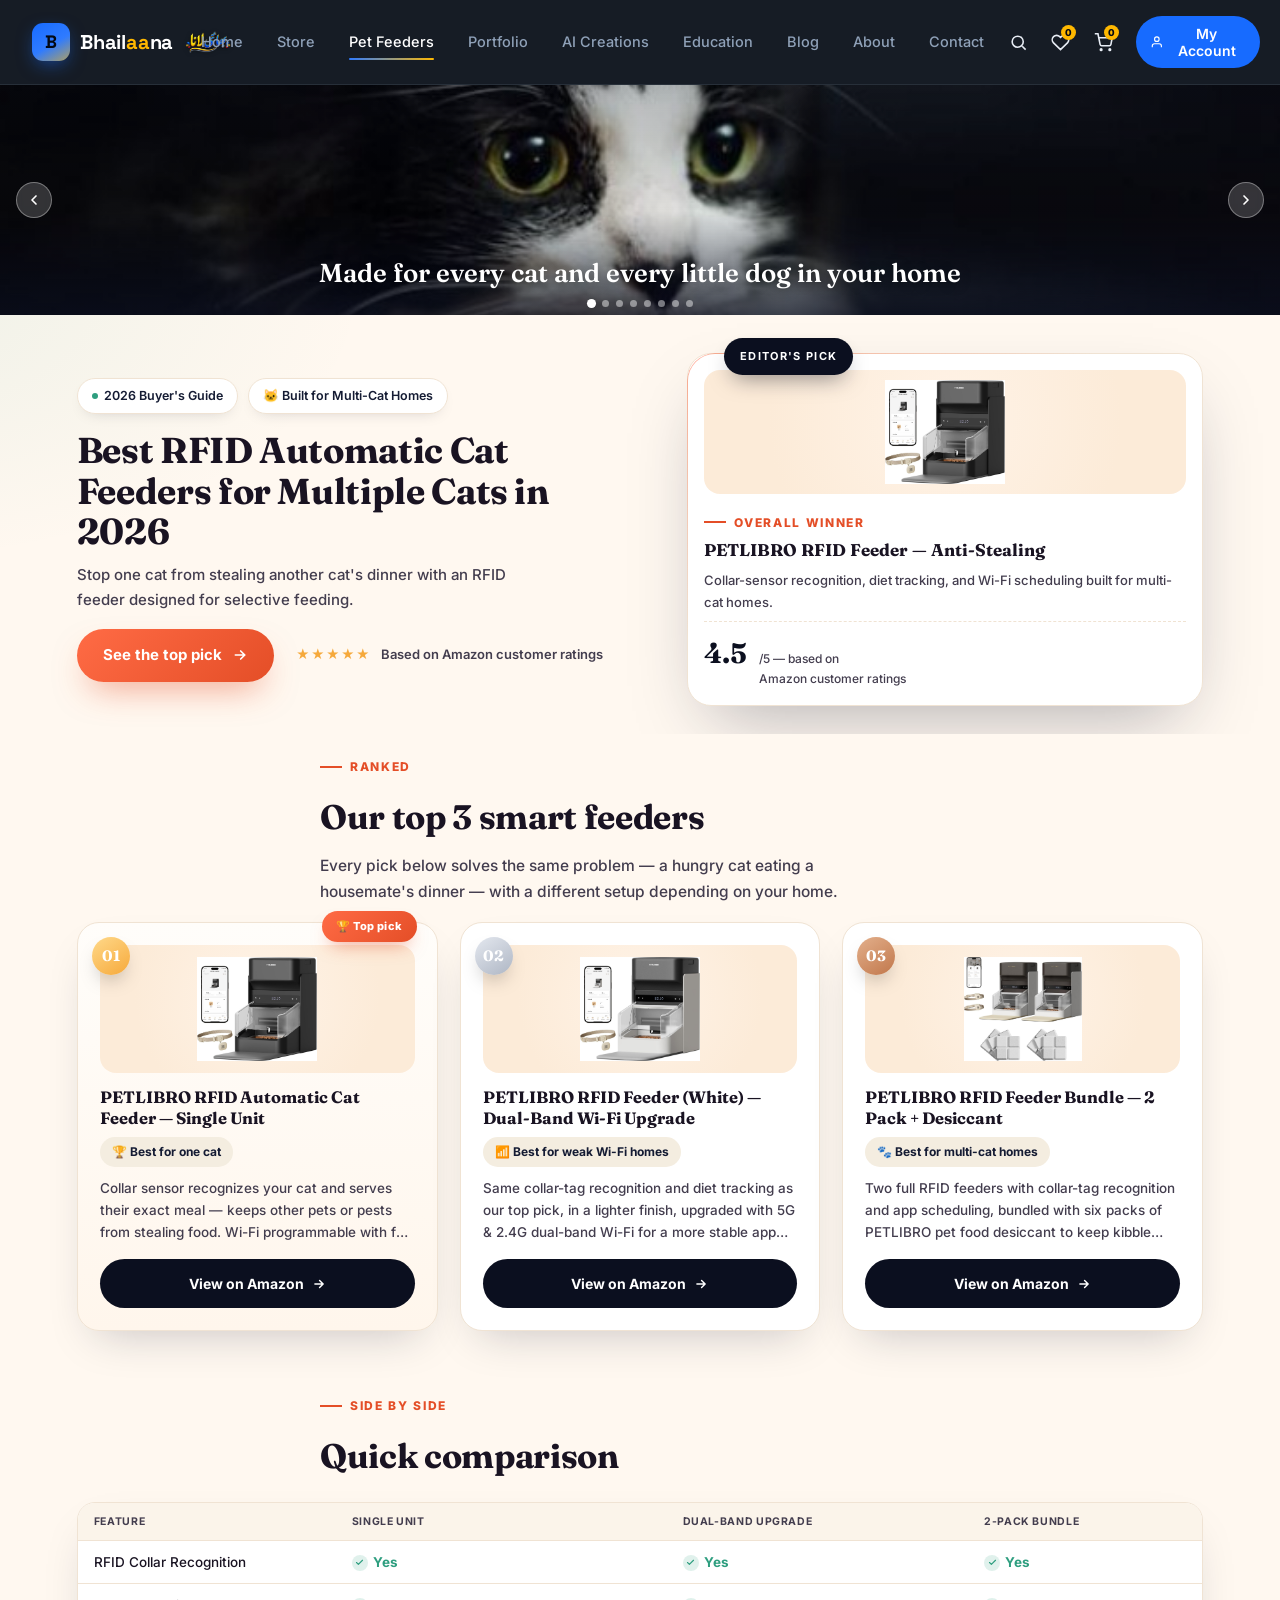
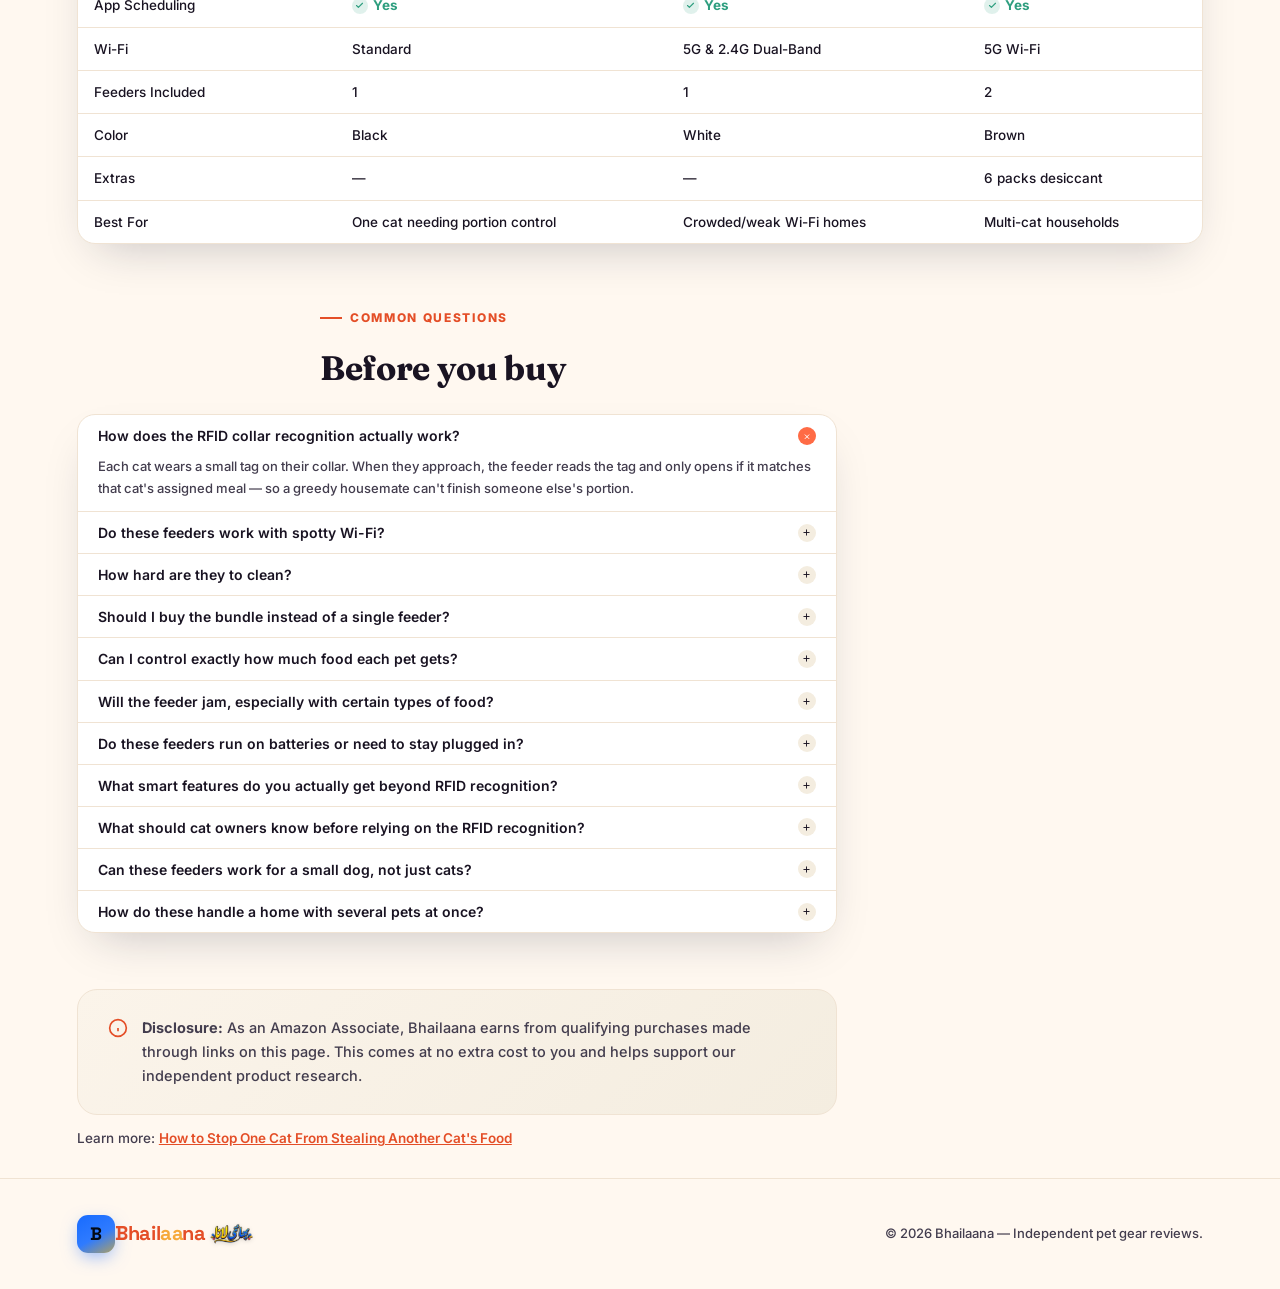
<file: pet-feeders/index.html>
<!DOCTYPE html>
<html lang="en">
<head>
<meta charset="UTF-8">
<meta name="viewport" content="width=device-width, initial-scale=1.0">

<!-- Meta Pixel Code -->
<script>
!function(f,b,e,v,n,t,s)
{if(f.fbq)return;n=f.fbq=function(){n.callMethod?
n.callMethod.apply(n,arguments):n.queue.push(arguments)};
if(!f._fbq)f._fbq=n;n.push=n;n.loaded=!0;n.version='2.0';
n.queue=[];t=b.createElement(e);t.async=!0;
t.src=v;s=b.getElementsByTagName(e)[0];
s.parentNode.insertBefore(t,s)}(window, document,'script',
'https://connect.facebook.net/en_US/fbevents.js');
fbq('init', '1821752792141206');
fbq('track', 'PageView');
</script>
<noscript><img height="1" width="1" style="display:none"
src="https://www.facebook.com/tr?id=1821752792141206&ev=PageView&noscript=1"
/></noscript>
<!-- End Meta Pixel Code -->

<title>Best RFID Cat Feeders 2026 — PETLIBRO Anti-Stealing Models Compared</title>
<meta name="description" content="Compare the best RFID automatic cat feeders for multiple cats. See PETLIBRO models, features, Wi-Fi, portion control, pros, cons and Amazon options.">
<meta name="keywords" content="RFID cat feeder, PETLIBRO cat feeder, automatic cat feeder multi-cat, anti-stealing pet feeder, smart cat feeder 2026, collar sensor pet feeder">
<meta name="robots" content="index, follow">
<link rel="canonical" href="https://bhailaana.khalidsanghera.com/pet-feeders">
<meta property="og:type" content="article">
<meta property="og:title" content="Best RFID Cat Feeders 2026 — PETLIBRO Anti-Stealing Models Compared">
<meta property="og:description" content="Multiple cats stealing each other's food? We compared 3 PETLIBRO RFID feeders that recognize each cat by collar tag and serve only their own meal.">
<meta property="og:image" content="https://bhailaana.khalidsanghera.com/pet-feeders/1-PETLIBRO.jpg">
<meta property="og:url" content="https://bhailaana.khalidsanghera.com/pet-feeders">
<meta name="twitter:card" content="summary_large_image">
<meta name="twitter:title" content="Best RFID Cat Feeders 2026 — PETLIBRO Compared">
<meta name="twitter:description" content="3 PETLIBRO RFID feeders compared for multi-cat homes — collar recognition helps prevent food-stealing.">
<meta name="twitter:image" content="https://bhailaana.khalidsanghera.com/pet-feeders/1-PETLIBRO.jpg">
<link rel="preconnect" href="https://fonts.googleapis.com">
<link rel="preconnect" href="https://fonts.gstatic.com" crossorigin>
<link href="https://fonts.googleapis.com/css2?family=Fraunces:ital,opsz,wght@0,9..144,500;0,9..144,600;0,9..144,700;1,9..144,600&family=Inter:wght@400;500;600;700;800&family=Space+Grotesk:wght@700&display=swap" rel="stylesheet">
<link rel="stylesheet" href="/assets/nav-embed.css">
<style>
  :root{
    --ink:#191322;
    --paper:#FFF8F0;
    --panel:#FFFFFF;
    --sunset:#FF6B45;
    --sunset-deep:#E44E27;
    --navy:#141B33;
    --navy-deep:#0B0F1F;
    --gold:#F6A93B;
    --mint:#2E9E7F;
    --line:#F0E3D3;
    --muted:#433D4E;
    --shadow: 0 20px 45px -20px rgba(20,27,51,.25);
    --shadow-lg: 0 30px 70px -25px rgba(20,27,51,.35);
  }
  *{box-sizing:border-box;}
  html{scroll-behavior:smooth;}
  body{
    margin:0;
    background:
      radial-gradient(1200px 600px at 85% -10%, rgba(255,107,69,.10), transparent 60%),
      radial-gradient(900px 500px at -10% 10%, rgba(46,158,127,.08), transparent 55%),
      var(--paper);
    color:var(--ink);
    font-family:'Inter',-apple-system,'Segoe UI',Helvetica,Arial,sans-serif;
    font-weight:500;
    line-height:1.65;
    -webkit-font-smoothing:antialiased;
  }
  h1,h2,h3{font-family:'Fraunces',Georgia,serif;font-weight:700;}
  a{color:inherit;}
  img{max-width:100%;display:block;}
  .util{letter-spacing:.08em;text-transform:uppercase;font-size:12px;}
  .wrap{max-width:1180px;margin:0 auto;padding-left:6vw;padding-right:6vw;}

  /* ---------- Hero entrance ---------- */
  @keyframes fadeInUp{from{opacity:0;transform:translateY(24px);}to{opacity:1;transform:translateY(0);}}
  .reveal{animation:fadeInUp .8s cubic-bezier(.2,.7,.2,1) both;}

  /* ---------- Header ---------- */
  header{
    position:sticky;top:0;z-index:50;
    padding:16px 6vw;
    display:flex;justify-content:space-between;align-items:center;
    background:rgba(255,248,240,.78);
    backdrop-filter:blur(14px) saturate(160%);
    -webkit-backdrop-filter:blur(14px) saturate(160%);
    border-bottom:1px solid var(--line);
  }
  .brand{display:flex;align-items:center;gap:9px;font-weight:800;font-size:18px;letter-spacing:-.01em;font-family:'Fraunces',serif;}
  .brand .mark{
    width:34px;height:34px;border-radius:10px;
    background:linear-gradient(145deg,var(--sunset),var(--gold));
    display:flex;align-items:center;justify-content:center;
    box-shadow:0 8px 18px -6px rgba(255,107,69,.55);
    font-size:17px;
  }
  .brand span{color:var(--sunset-deep);}
  nav.links{display:flex;align-items:center;gap:28px;}
  nav.links a{color:var(--navy);text-decoration:none;font-weight:600;font-size:14px;position:relative;}
  nav.links a::after{content:"";position:absolute;left:0;right:0;bottom:-6px;height:2px;background:var(--sunset);transform:scaleX(0);transform-origin:left;transition:transform .25s ease;}
  nav.links a:hover::after{transform:scaleX(1);}
  .nav-cta{
    background:var(--navy-deep);color:#fff !important;
    padding:10px 20px;border-radius:999px;font-weight:700 !important;font-size:13px !important;
  }
  .nav-cta::after{display:none;}

  /* ---------- Hero ---------- */
  .hero{
    padding:3vw 6vw 2.2vw;
    display:grid;grid-template-columns:1.05fr .95fr;gap:40px;align-items:center;
    position:relative;overflow:hidden;
  }
  .badge-row{display:flex;flex-wrap:wrap;gap:10px;margin-bottom:16px;}
  .pill{
    display:inline-flex;align-items:center;gap:6px;
    background:var(--panel);border:1px solid var(--line);
    padding:7px 14px;border-radius:999px;
    font-size:12.5px;font-weight:600;color:var(--navy);
    box-shadow:0 6px 16px -10px rgba(20,27,51,.25);
  }
  .pill .dot{width:6px;height:6px;border-radius:50%;background:var(--mint);}
  h1{
    font-size:clamp(26px,3.2vw,36px);
    line-height:1.12;
    margin:0 0 12px;
    font-weight:700;
    letter-spacing:-.01em;
  }
  h1 em{
    font-style:italic;
    background:linear-gradient(100deg,var(--sunset-deep),var(--sunset) 45%, var(--gold));
    -webkit-background-clip:text;background-clip:text;color:transparent;
  }
  .hero p.lede{font-size:15px;font-weight:500;color:var(--muted);max-width:44ch;margin:0 0 16px;}
  .cta-row{display:flex;align-items:center;gap:22px;flex-wrap:wrap;}
  .cta{
    display:inline-flex;align-items:center;gap:10px;
    background:linear-gradient(135deg,var(--sunset),var(--sunset-deep));
    color:#fff;
    padding:14px 26px;border-radius:999px;
    text-decoration:none;font-weight:700;font-size:15px;
    box-shadow:0 16px 34px -12px rgba(228,78,39,.55);
    transition:transform .2s ease, box-shadow .2s ease;
  }
  .cta:hover{transform:translateY(-3px);box-shadow:0 20px 40px -12px rgba(228,78,39,.65);}
  .cta svg{width:16px;height:16px;transition:transform .2s ease;}
  .cta:hover svg{transform:translateX(3px);}
  .mini-trust{display:flex;align-items:center;gap:10px;font-size:13px;color:var(--muted);font-weight:600;}
  .stars{color:var(--gold);letter-spacing:1px;}

  .hero-figure{
    position:relative;
    background:var(--panel);
    border-radius:24px;
    padding:16px;
    box-shadow:var(--shadow-lg);
    border:1px solid var(--line);
  }
  .hero-figure::before{
    content:"";position:absolute;inset:-1px;
    border-radius:28px;padding:1px;
    background:linear-gradient(145deg,rgba(255,107,69,.5),transparent 40%);
    -webkit-mask:linear-gradient(#fff 0 0) content-box, linear-gradient(#fff 0 0);
    -webkit-mask-composite:xor;mask-composite:exclude;
    pointer-events:none;
  }
  .hero-figure .tag{
    position:absolute;top:-16px;left:36px;
    background:var(--navy-deep);color:#fff;
    font-size:11px;font-weight:700;
    letter-spacing:.12em;text-transform:uppercase;
    padding:9px 16px;border-radius:999px;
    box-shadow:0 10px 22px -8px rgba(11,15,31,.5);
  }
  .hero-figure .img-frame{
    background:radial-gradient(circle at 50% 40%, #FFF3E7, #FCEBD8 70%);
    border-radius:16px;padding:10px;margin-bottom:10px;
  }
  .hero-figure img{width:100%;max-height:104px;object-fit:contain;}
  .rating-row{display:flex;align-items:baseline;gap:12px;margin-top:8px;padding-top:8px;border-top:1px dashed var(--line);}
  .rating-num{font-size:28px;font-weight:700;color:var(--navy-deep);font-family:'Fraunces',serif;}
  .rating-sub{font-size:12px;color:var(--muted);font-weight:500;}

  /* ---------- Sections ---------- */
  section{padding:2.2vw 6vw;position:relative;}
  #picks{padding-top:1.2vw;}
  .section-head{max-width:640px;margin:0 auto 18px;text-align:left;}
  .section-label{
    display:inline-flex;align-items:center;gap:8px;
    font-size:12px;letter-spacing:.14em;text-transform:uppercase;
    color:var(--sunset-deep);font-weight:800;margin-bottom:12px;
  }
  .section-label::before{content:"";width:22px;height:2px;background:var(--sunset-deep);display:inline-block;}
  h2{font-size:clamp(24px,3vw,34px);margin:0;font-weight:700;letter-spacing:-.01em;}
  h2 + p{color:var(--muted);font-weight:500;font-size:15.5px;margin-top:8px;max-width:56ch;}

  /* ---------- Picks ---------- */
  .picks{display:grid;grid-template-columns:repeat(3,1fr);gap:22px;align-items:stretch;}
  .pick{
    background:var(--panel);
    border:1px solid var(--line);
    border-radius:22px;
    padding:22px;
    display:flex;
    flex-direction:column;
    box-shadow:var(--shadow);
    transition:transform .3s ease, box-shadow .3s ease, border-color .3s ease;
    position:relative;
  }
  .pick:hover{transform:translateY(-8px);box-shadow:var(--shadow-lg);border-color:transparent;}
  .pick.gold{background:linear-gradient(180deg,#FFFDFA, #FFF6EC);}
  .pick.gold::after{
    content:"🏆 Top pick";position:absolute;top:-12px;right:20px;
    background:linear-gradient(135deg,var(--sunset),var(--sunset-deep));color:#fff;
    font-size:11px;font-weight:800;letter-spacing:.04em;
    padding:6px 14px;border-radius:999px;
    box-shadow:0 10px 18px -8px rgba(228,78,39,.55);
  }
  .rank-badge{
    position:absolute;top:14px;left:14px;z-index:2;
    width:38px;height:38px;border-radius:50%;
    display:flex;align-items:center;justify-content:center;
    font-family:'Fraunces',serif;font-weight:700;font-size:15px;color:#fff;
    box-shadow:0 10px 20px -8px rgba(0,0,0,.35);
  }
  .rank-badge.r1{background:linear-gradient(145deg,#FFD98A,#F6A93B);}
  .rank-badge.r2{background:linear-gradient(145deg,#E4E8EF,#AEB6C4);}
  .rank-badge.r3{background:linear-gradient(145deg,#E3B08C,#C1774B);}
  .pick-img-wrap{
    background:radial-gradient(circle at 50% 40%, #FFF3E7, #FCEBD8 70%);
    border-radius:16px;padding:12px;margin-bottom:14px;
    display:flex;align-items:center;justify-content:center;
  }
  .pick-img{width:100%;height:104px;object-fit:contain;}
  .pick h3{margin:0 0 8px;font-size:16.5px;font-weight:700;line-height:1.25;}
  .pick .meta{
    display:inline-flex;align-items:center;gap:6px;
    background:#F4EDE0;color:var(--navy);
    font-size:12px;font-weight:700;
    padding:5px 12px;border-radius:999px;margin-bottom:10px;width:fit-content;
  }
  .pick p.desc{
    margin:0 0 16px;color:var(--muted);font-weight:500;font-size:13.5px;flex:1;
    display:-webkit-box;-webkit-line-clamp:3;-webkit-box-orient:vertical;overflow:hidden;
  }
  .buy{
    display:inline-flex;align-items:center;justify-content:center;gap:8px;
    font-weight:700;font-size:14px;
    color:#fff;background:var(--navy-deep);
    padding:13px 22px;border-radius:999px;
    text-decoration:none;white-space:nowrap;width:100%;
    transition:background .2s ease, transform .2s ease;
  }
  .buy:hover{background:var(--sunset-deep);transform:translateY(-2px);}
  .buy svg{width:14px;height:14px;}
  @media(max-width:1000px){.picks{grid-template-columns:repeat(2,1fr);}}
  @media(max-width:640px){.picks{grid-template-columns:1fr;}}

  /* ---------- Compare table ---------- */
  .table-card{
    background:var(--panel);border-radius:18px;border:1px solid var(--line);
    box-shadow:var(--shadow);overflow:hidden;
  }
  .table-scroll{overflow-x:auto;}
  table{width:100%;border-collapse:collapse;font-size:13.5px;font-weight:500;min-width:600px;}
  th,td{text-align:left;padding:10px 16px;border-bottom:1px solid var(--line);color:var(--ink);}
  th{
    text-transform:uppercase;letter-spacing:.06em;font-size:10.5px;
    color:var(--muted);background:#FBF4EA;font-weight:700;
  }
  tbody tr:last-child td{border-bottom:none;}
  tbody tr:hover td{background:#FFF9F2;}
  td.yes{color:var(--mint);font-weight:700;}
  .check{display:inline-flex;width:16px;height:16px;border-radius:50%;background:rgba(46,158,127,.15);color:var(--mint);align-items:center;justify-content:center;margin-right:5px;}
  .check svg{width:9px;height:9px;}

  /* ---------- FAQ ---------- */
  .faq{
    max-width:760px;
    background:var(--panel);
    border:1px solid var(--line);
    border-radius:18px;
    box-shadow:var(--shadow);
    overflow:hidden;
  }
  .faq details{border-bottom:1px solid var(--line);}
  .faq details:last-child{border-bottom:none;}
  .faq summary{
    font-weight:600;font-size:14px;
    cursor:pointer;list-style:none;
    padding:9px 20px;
    display:flex;justify-content:space-between;align-items:center;gap:16px;
    transition:background .15s ease;
  }
  .faq summary:hover{background:#FBF4EA;}
  .faq summary::-webkit-details-marker{display:none;}
  .faq .icon{
    width:18px;height:18px;border-radius:50%;background:#F4EDE0;
    display:flex;align-items:center;justify-content:center;flex:none;
    transition:transform .25s ease, background .25s ease;
  }
  .faq details[open] .icon{background:var(--sunset);color:#fff;transform:rotate(45deg);}
  .faq .icon svg{width:9px;height:9px;}
  .faq p{color:var(--muted);font-weight:500;margin:0;padding:0 20px 12px;font-size:13px;}

  /* ---------- Disclosure ---------- */
  .disclosure{
    background:linear-gradient(135deg,#FBF4EA,#F4EDE0);
    border:1px solid var(--line);
    border-radius:20px;
    padding:26px 30px;
    font-size:14.5px;font-weight:500;color:var(--muted);
    max-width:760px;
    display:flex;gap:14px;align-items:flex-start;
  }
  .disclosure svg{width:20px;height:20px;flex:none;margin-top:2px;color:var(--sunset-deep);}

  /* ---------- Footer ---------- */
  footer{
    padding:36px 6vw;border-top:1px solid var(--line);
    display:flex;justify-content:space-between;align-items:center;flex-wrap:wrap;gap:12px;
    font-size:13px;color:var(--muted);
  }
  footer .brand{
    display:flex;align-items:center;gap:0;
    font-family:'Space Grotesk',sans-serif;font-size:20px;font-weight:700;color:var(--navy-deep);
    letter-spacing:-0.01em;
  }
  footer .brand .accent{margin-left:-0.05em;margin-right:-0.05em;}
  footer .brand .mark{
    width:38px;height:38px;border-radius:11px;
    background:linear-gradient(150deg,#176BFF 0%, #2F7BFF 55%, #FFB800 130%);
    display:flex;align-items:center;justify-content:center;
    color:#030914;font-size:18px;font-weight:700;
    box-shadow:0 6px 18px -4px rgba(23,107,255,.55);
    flex-shrink:0;
  }
  footer .brand .accent{color:#F6A93B;}
  footer .brand .brand-urdu{height:24px;width:auto;margin-left:4px;display:block;filter:drop-shadow(0 1px 2px rgba(0,0,0,.15));}

  @media(max-width:900px){
    .hero{grid-template-columns:1fr;padding-top:8vw;}
    nav.links{display:none;}
  }

  /* ---------- Pet carousel banner ---------- */
  .pet-carousel{
    position:relative;
    height:230px;
    margin:0;
    overflow:hidden;
    background:var(--navy-deep);
  }
  .pet-carousel .slide{
    position:absolute;inset:0;
    opacity:0;
    transition:opacity 1.1s ease;
  }
  .pet-carousel .slide.active{opacity:1;}
  .pet-carousel .slide img{
    width:100%;height:100%;object-fit:cover;
    transform:scale(1.06);
    animation:kenburns 7s ease-in-out forwards;
  }
  @keyframes kenburns{from{transform:scale(1.06);}to{transform:scale(1.14);}}
  .pet-carousel::before{
    content:"";position:absolute;inset:0;z-index:2;
    background:linear-gradient(0deg, rgba(11,15,31,.75) 0%, rgba(11,15,31,.05) 45%, rgba(11,15,31,.25) 100%);
    pointer-events:none;
  }
  .carousel-caption{
    position:absolute;left:0;right:0;bottom:20px;z-index:3;
    text-align:center;color:#fff;
    font-family:'Fraunces',serif;font-size:clamp(18px,2.4vw,26px);font-weight:600;
    text-shadow:0 2px 12px rgba(0,0,0,.4);
    padding:0 20px;
  }
  .carousel-dots{
    position:absolute;left:0;right:0;bottom:8px;z-index:3;
    display:flex;justify-content:center;gap:7px;
  }
  .carousel-dots button{
    width:7px;height:7px;border-radius:50%;
    background:rgba(255,255,255,.45);border:none;padding:0;cursor:pointer;
    transition:background .25s ease, transform .25s ease;
  }
  .carousel-dots button.active{background:#fff;transform:scale(1.3);}
  .carousel-arrow{
    position:absolute;top:50%;transform:translateY(-50%);z-index:3;
    width:36px;height:36px;border-radius:50%;
    background:rgba(255,255,255,.18);border:1px solid rgba(255,255,255,.35);
    color:#fff;display:flex;align-items:center;justify-content:center;
    cursor:pointer;backdrop-filter:blur(4px);
    transition:background .2s ease;
  }
  .carousel-arrow:hover{background:rgba(255,255,255,.32);}
  .carousel-arrow.prev{left:16px;}
  .carousel-arrow.next{right:16px;}
  .carousel-arrow svg{width:16px;height:16px;}
  @media(max-width:900px){
    .pet-carousel{height:190px;}
    .carousel-arrow{width:30px;height:30px;}
  }

</style>
</head>
<body>

<div class="bh-nav-scope">
<header class="nav">
  <div class="bh-wrap">
    <a href="/" class="brand">
      <span class="mark">B</span>
      <span class="name">Bhail<em>aa</em>na</span>
      <img class="brand-urdu" src="/images/bhailaana-urdu-logo.png" alt="Bhailaana logo in Urdu script" loading="eager">
    </a>

    <nav class="nav-links">
      <a href="/" data-page="home">Home</a>
      <a href="/store.html" data-page="store">Store</a>
      <a href="/pet-feeders/" data-page="pet-feeders" class="active">Pet Feeders</a>
      <a href="/portfolio.html" data-page="portfolio">Portfolio</a>
      <a href="/ai-creations.html" data-page="ai-creations">AI Creations</a>
      <a href="/education.html" data-page="education">Education</a>
      <a href="/blog.html" data-page="blog">Blog</a>
      <a href="/about.html" data-page="about">About</a>
      <a href="#contact" data-page="contact">Contact</a>
    </nav>

    <div class="nav-actions">
      <button class="icon-btn" aria-label="Search">
        <svg viewBox="0 0 24 24" fill="none" stroke="currentColor" stroke-width="2"><circle cx="11" cy="11" r="7"/><path d="m21 21-4.3-4.3"/></svg>
      </button>
      <button class="icon-btn" aria-label="Wishlist">
        <svg viewBox="0 0 24 24" fill="none" stroke="currentColor" stroke-width="2"><path d="M20.8 4.6a5.5 5.5 0 0 0-7.8 0L12 5.6l-1-1a5.5 5.5 0 0 0-7.8 7.8l1 1L12 21l7.8-7.6 1-1a5.5 5.5 0 0 0 0-7.8Z"/></svg>
        <span class="badge-count">0</span>
      </button>
      <button class="icon-btn" aria-label="Cart">
        <svg viewBox="0 0 24 24" fill="none" stroke="currentColor" stroke-width="2"><circle cx="9" cy="21" r="1"/><circle cx="20" cy="21" r="1"/><path d="M1 1h4l2.7 13.4a2 2 0 0 0 2 1.6h9.7a2 2 0 0 0 2-1.6L23 6H6"/></svg>
        <span class="badge-count">0</span>
      </button>
      <button class="btn-account">
        <svg viewBox="0 0 24 24" fill="none" stroke="currentColor" stroke-width="2"><path d="M20 21v-2a4 4 0 0 0-4-4H8a4 4 0 0 0-4 4v2"/><circle cx="12" cy="7" r="4"/></svg>
        <span>My Account</span>
      </button>
      <button class="hamburger" id="bhHamburgerBtn" aria-label="Menu">
        <span></span><span></span><span></span>
      </button>
    </div>
  </div>
  <div class="mobile-menu" id="bhMobileMenu">
    <a href="/" data-page="home">Home</a>
    <a href="/store.html" data-page="store">Store</a>
    <a href="/pet-feeders/" data-page="pet-feeders" class="active">Pet Feeders</a>
    <a href="/portfolio.html" data-page="portfolio">Portfolio</a>
    <a href="/ai-creations.html" data-page="ai-creations">AI Creations</a>
    <a href="/education.html" data-page="education">Education</a>
    <a href="/blog.html" data-page="blog">Blog</a>
    <a href="/about.html" data-page="about">About</a>
    <a href="#contact" data-page="contact">Contact</a>
  </div>
</header>
</div>
<script src="/assets/nav-embed.js"></script>

<div class="pet-carousel" id="petCarousel">
  <div class="slide active"><img src="/pet-feeders/hero-cat-1.jpg" alt="Black and white tuxedo cat" loading="eager"></div>
  <div class="slide"><img src="/pet-feeders/hero-dog-1.jpg" alt="Fluffy cream Pomeranian puppy in green foliage"></div>
  <div class="slide"><img src="/pet-feeders/hero-cat-2.jpg" alt="Brown and white tabby cat portrait"></div>
  <div class="slide"><img src="/pet-feeders/hero-dog-2.jpg" alt="Yorkshire terrier puppy standing outdoors"></div>
  <div class="slide"><img src="/pet-feeders/hero-cat-3.jpg" alt="Dark tabby cat with green eyes in low light"></div>
  <div class="slide"><img src="/pet-feeders/hero-dog-3.jpg" alt="Fluffy white poodle puppy close-up"></div>
  <div class="slide"><img src="/pet-feeders/hero-cat-4.jpg" alt="Siamese cat with blue eyes"></div>
  <div class="slide"><img src="/pet-feeders/hero-dog-4.jpg" alt="Small terrier puppy with tongue out"></div>
  <div class="carousel-caption">Made for every cat and every little dog in your home</div>
  <button class="carousel-arrow prev" aria-label="Previous photo"><svg viewBox="0 0 24 24" fill="none" stroke="currentColor" stroke-width="2.5" stroke-linecap="round" stroke-linejoin="round"><path d="M15 18l-6-6 6-6"/></svg></button>
  <button class="carousel-arrow next" aria-label="Next photo"><svg viewBox="0 0 24 24" fill="none" stroke="currentColor" stroke-width="2.5" stroke-linecap="round" stroke-linejoin="round"><path d="M9 18l6-6-6-6"/></svg></button>
  <div class="carousel-dots"></div>
</div>

<div class="hero">
  <div class="reveal">
    <div class="badge-row">
      <span class="pill"><span class="dot"></span>2026 Buyer's Guide</span>
      <span class="pill">🐱 Built for Multi-Cat Homes</span>
    </div>
    <h1>Best RFID Automatic Cat Feeders for Multiple Cats in 2026</h1>
    <p class="lede">Stop one cat from stealing another cat's dinner with an RFID feeder designed for selective feeding.</p>
    <div class="cta-row">
      <a class="cta" href="#picks">See the top pick
        <svg viewBox="0 0 24 24" fill="none" stroke="currentColor" stroke-width="2.5" stroke-linecap="round"><path d="M5 12h14M13 6l6 6-6 6"/></svg>
      </a>
      <div class="mini-trust"><span class="stars">★★★★★</span> Based on Amazon customer ratings</div>
    </div>
  </div>
  <div class="hero-figure reveal in">
    <div class="tag">Editor's Pick</div>
    <div class="img-frame">
      <img src="/pet-feeders/1-PETLIBRO.jpg" alt="PETLIBRO RFID automatic cat feeder in black with collar tag recognition" loading="eager">
    </div>
    <div class="section-label" style="margin-bottom:4px;">Overall Winner</div>
    <h3 style="margin:0 0 6px;font-size:17px;">PETLIBRO RFID Feeder — Anti-Stealing</h3>
    <p style="color:var(--muted);margin:0;font-size:13px;">Collar-sensor recognition, diet tracking, and Wi-Fi scheduling built for multi-cat homes.</p>
    <div class="rating-row">
      <div class="rating-num">4.5</div>
      <div class="rating-sub">/5 — based on<br>Amazon customer ratings</div>
    </div>
  </div>
</div>

<section id="picks">
  <div class="section-head">
    <div class="section-label">Ranked</div>
    <h2>Our top 3 smart feeders</h2>
    <p>Every pick below solves the same problem — a hungry cat eating a housemate's dinner — with a different setup depending on your home.</p>
  </div>
  <div class="picks">

    <div class="pick gold">
      <div class="rank-badge r1">01</div>
      <div class="pick-img-wrap"><img class="pick-img" src="/pet-feeders/1-PETLIBRO.jpg" alt="PETLIBRO RFID automatic cat feeder in black with collar tag recognition"></div>
      <div>
        <h3>PETLIBRO RFID Automatic Cat Feeder — Single Unit</h3>
        <div class="meta">🏆 Best for one cat</div>
        <p class="desc">Collar sensor recognizes your cat and serves their exact meal — keeps other pets or pests from stealing food. Wi-Fi programmable with full diet tracking in the app. Sold as a single feeder.</p>
      </div>
      <a class="buy" href="https://amzn.to/4xjzNQB" target="_blank" rel="nofollow sponsored">View on Amazon
        <svg viewBox="0 0 24 24" fill="none" stroke="currentColor" stroke-width="2.5" stroke-linecap="round"><path d="M5 12h14M13 6l6 6-6 6"/></svg>
      </a>
    </div>

    <div class="pick">
      <div class="rank-badge r2">02</div>
      <div class="pick-img-wrap"><img class="pick-img" src="/pet-feeders/2-WHITE-PETLIBRO.jpg" alt="PETLIBRO RFID automatic cat feeder in white with dual-band Wi-Fi and collar tag"></div>
      <div>
        <h3>PETLIBRO RFID Feeder (White) — Dual-Band Wi-Fi Upgrade</h3>
        <div class="meta">📶 Best for weak Wi-Fi homes</div>
        <p class="desc">Same collar-tag recognition and diet tracking as our top pick, in a lighter finish, upgraded with 5G &amp; 2.4G dual-band Wi-Fi for a more stable app connection. Sold as a single feeder.</p>
      </div>
      <a class="buy" href="https://amzn.to/4zDdNBs" target="_blank" rel="nofollow sponsored">View on Amazon
        <svg viewBox="0 0 24 24" fill="none" stroke="currentColor" stroke-width="2.5" stroke-linecap="round"><path d="M5 12h14M13 6l6 6-6 6"/></svg>
      </a>
    </div>

    <div class="pick">
      <div class="rank-badge r3">03</div>
      <div class="pick-img-wrap"><img class="pick-img" src="/pet-feeders/3-PETLIBRO-BUNDLE.jpg" alt="Two PETLIBRO RFID automatic cat feeders with collar tags and desiccant packs"></div>
      <div>
        <h3>PETLIBRO RFID Feeder Bundle — 2 Pack + Desiccant</h3>
        <div class="meta">🐾 Best for multi-cat homes</div>
        <p class="desc">Two full RFID feeders with collar-tag recognition and app scheduling, bundled with six packs of PETLIBRO pet food desiccant to keep kibble fresh. The most practical option if you're outfitting more than one cat at once.</p>
      </div>
      <a class="buy" href="https://www.amazon.com/dp/B0D2HWYYYS?tag=khalidsain-20" target="_blank" rel="nofollow sponsored">View on Amazon
        <svg viewBox="0 0 24 24" fill="none" stroke="currentColor" stroke-width="2.5" stroke-linecap="round"><path d="M5 12h14M13 6l6 6-6 6"/></svg>
      </a>
    </div>

  </div>
</section>

<section id="compare">
  <div class="section-head">
    <div class="section-label">Side by Side</div>
    <h2>Quick comparison</h2>
  </div>
  <div class="table-card">
    <div class="table-scroll">
      <table>
        <tr>
          <th>Feature</th>
          <th>Single Unit</th>
          <th>Dual-Band Upgrade</th>
          <th>2-Pack Bundle</th>
        </tr>
        <tr><td>RFID Collar Recognition</td><td class="yes"><span class="check"><svg viewBox="0 0 24 24" fill="none" stroke="currentColor" stroke-width="3" stroke-linecap="round" stroke-linejoin="round"><path d="M20 6L9 17l-5-5"/></svg></span>Yes</td><td class="yes"><span class="check"><svg viewBox="0 0 24 24" fill="none" stroke="currentColor" stroke-width="3" stroke-linecap="round" stroke-linejoin="round"><path d="M20 6L9 17l-5-5"/></svg></span>Yes</td><td class="yes"><span class="check"><svg viewBox="0 0 24 24" fill="none" stroke="currentColor" stroke-width="3" stroke-linecap="round" stroke-linejoin="round"><path d="M20 6L9 17l-5-5"/></svg></span>Yes</td></tr>
        <tr><td>App Scheduling</td><td class="yes"><span class="check"><svg viewBox="0 0 24 24" fill="none" stroke="currentColor" stroke-width="3" stroke-linecap="round" stroke-linejoin="round"><path d="M20 6L9 17l-5-5"/></svg></span>Yes</td><td class="yes"><span class="check"><svg viewBox="0 0 24 24" fill="none" stroke="currentColor" stroke-width="3" stroke-linecap="round" stroke-linejoin="round"><path d="M20 6L9 17l-5-5"/></svg></span>Yes</td><td class="yes"><span class="check"><svg viewBox="0 0 24 24" fill="none" stroke="currentColor" stroke-width="3" stroke-linecap="round" stroke-linejoin="round"><path d="M20 6L9 17l-5-5"/></svg></span>Yes</td></tr>
        <tr><td>Wi-Fi</td><td>Standard</td><td>5G &amp; 2.4G Dual-Band</td><td>5G Wi-Fi</td></tr>
        <tr><td>Feeders Included</td><td>1</td><td>1</td><td>2</td></tr>
        <tr><td>Color</td><td>Black</td><td>White</td><td>Brown</td></tr>
        <tr><td>Extras</td><td>—</td><td>—</td><td>6 packs desiccant</td></tr>
        <tr><td>Best For</td><td>One cat needing portion control</td><td>Crowded/weak Wi-Fi homes</td><td>Multi-cat households</td></tr>
      </table>
    </div>
  </div>
</section>

<section id="faq">
  <div class="section-head">
    <div class="section-label">Common Questions</div>
    <h2>Before you buy</h2>
  </div>
  <div class="faq">
    <details open>
      <summary>How does the RFID collar recognition actually work?
        <span class="icon"><svg viewBox="0 0 24 24" fill="none" stroke="currentColor" stroke-width="2.5" stroke-linecap="round"><path d="M12 5v14M5 12h14"/></svg></span>
      </summary>
      <p>Each cat wears a small tag on their collar. When they approach, the feeder reads the tag and only opens if it matches that cat's assigned meal — so a greedy housemate can't finish someone else's portion.</p>
    </details>
    <details>
      <summary>Do these feeders work with spotty Wi-Fi?
        <span class="icon"><svg viewBox="0 0 24 24" fill="none" stroke="currentColor" stroke-width="2.5" stroke-linecap="round"><path d="M12 5v14M5 12h14"/></svg></span>
      </summary>
      <p>The schedule and RFID recognition run locally on the feeder itself, so feeding continues on time even if Wi-Fi drops — you'll just lose remote app access until it reconnects.</p>
    </details>
    <details>
      <summary>How hard are they to clean?
        <span class="icon"><svg viewBox="0 0 24 24" fill="none" stroke="currentColor" stroke-width="2.5" stroke-linecap="round"><path d="M12 5v14M5 12h14"/></svg></span>
      </summary>
      <p>Look for a removable hopper and bowl — all three picks above have easy-access components, which matters more than any app feature after month one.</p>
    </details>
    <details>
      <summary>Should I buy the bundle instead of a single feeder?
        <span class="icon"><svg viewBox="0 0 24 24" fill="none" stroke="currentColor" stroke-width="2.5" stroke-linecap="round"><path d="M12 5v14M5 12h14"/></svg></span>
      </summary>
      <p>If you have two or more cats that each need their own recognized meal, the 2-pack bundle works out cheaper per feeder than buying two single units separately, and it throws in desiccant packs to keep food fresh.</p>
    </details>
    <details>
      <summary>Can I control exactly how much food each pet gets?
        <span class="icon"><svg viewBox="0 0 24 24" fill="none" stroke="currentColor" stroke-width="2.5" stroke-linecap="round"><path d="M12 5v14M5 12h14"/></svg></span>
      </summary>
      <p>Yes — the app lets you set how many meals happen per day and how much food is dispensed at each one. Because RFID recognition ties a meal to a specific cat's tag, you can give a cat on a diet a smaller portion than a housemate who needs more, without them accidentally eating each other's food.</p>
    </details>
    <details>
      <summary>Will the feeder jam, especially with certain types of food?
        <span class="icon"><svg viewBox="0 0 24 24" fill="none" stroke="currentColor" stroke-width="2.5" stroke-linecap="round"><path d="M12 5v14M5 12h14"/></svg></span>
      </summary>
      <p>These are auger-style dispensers built for dry kibble only — wet or semi-moist food isn't compatible and will jam the mechanism. Jams with dry food are uncommon but most likely with unusually large or irregular kibble pieces, or if humidity makes the food clump. Keeping kibble dry and consistent in size is the best way to avoid it.</p>
    </details>
    <details>
      <summary>Do these feeders run on batteries or need to stay plugged in?
        <span class="icon"><svg viewBox="0 0 24 24" fill="none" stroke="currentColor" stroke-width="2.5" stroke-linecap="round"><path d="M12 5v14M5 12h14"/></svg></span>
      </summary>
      <p>They plug into a standard outlet as their main power source. Like most PETLIBRO RFID models, they also have a battery backup compartment (batteries sold separately) so scheduled feedings and collar recognition can keep working through a short power outage — though the app connection will still be down until Wi-Fi and power are both back.</p>
    </details>
    <details>
      <summary>What smart features do you actually get beyond RFID recognition?
        <span class="icon"><svg viewBox="0 0 24 24" fill="none" stroke="currentColor" stroke-width="2.5" stroke-linecap="round"><path d="M12 5v14M5 12h14"/></svg></span>
      </summary>
      <p>The app covers meal scheduling, portion sizing, and diet tracking so you can see how much each cat has actually eaten. The white dual-band pick adds more reliable Wi-Fi for homes where the router is far from the feeder. None of the three models reviewed here include a camera or two-way audio — if that matters to you, that's a different PETLIBRO line to look for.</p>
    </details>
    <details>
      <summary>What should cat owners know before relying on the RFID recognition?
        <span class="icon"><svg viewBox="0 0 24 24" fill="none" stroke="currentColor" stroke-width="2.5" stroke-linecap="round"><path d="M12 5v14M5 12h14"/></svg></span>
      </summary>
      <p>The recognition only matters if your cats eat scheduled meals rather than grazing from a bowl that's always full — a feeder can't stop grazing on food that's already out. Your cat also needs to keep wearing their RFID tag; if a collar-shy cat slips it off, the feeder won't be able to tell them apart from a housemate.</p>
    </details>
    <details>
      <summary>Can these feeders work for a small dog, not just cats?
        <span class="icon"><svg viewBox="0 0 24 24" fill="none" stroke="currentColor" stroke-width="2.5" stroke-linecap="round"><path d="M12 5v14M5 12h14"/></svg></span>
      </summary>
      <p>These three are marketed and sized for cats. A small dog could technically wear an RFID tag and use one, but the hopper and portion sizes are built around typical cat meal amounts, so it likely won't hold enough for a dog's full daily food. Where it can help is keeping a dog out of the cat's bowl in a mixed household — just don't count on it as a dog's primary feeder without checking capacity against their actual diet.</p>
    </details>
    <details>
      <summary>How do these handle a home with several pets at once?
        <span class="icon"><svg viewBox="0 0 24 24" fill="none" stroke="currentColor" stroke-width="2.5" stroke-linecap="round"><path d="M12 5v14M5 12h14"/></svg></span>
      </summary>
      <p>Each pet gets their own RFID tag, and the feeder simply won't open for anyone else's — that's what makes the 2-pack bundle (pick #3) work for multi-cat households, since you get two independently scheduled feeders instead of one trying to serve everyone. Place feeders far enough apart that a pushy pet can't crowd another one out, and make sure every pet actually keeps their tag on.</p>
    </details>
  </div>
</section>

<section>
  <div class="disclosure">
    <svg viewBox="0 0 24 24" fill="none" stroke="currentColor" stroke-width="2"><circle cx="12" cy="12" r="10"/><path d="M12 16v-4M12 8h.01"/></svg>
    <div><strong>Disclosure:</strong> As an Amazon Associate, Bhailaana earns from qualifying purchases made through links on this page. This comes at no extra cost to you and helps support our independent product research.</div>
  </div>
  <p style="max-width:760px;margin:12px 0 0;font-size:13.5px;color:var(--muted);">Learn more: <a href="/blog/how-to-stop-cat-food-stealing.html" style="color:var(--sunset-deep);font-weight:600;">How to Stop One Cat From Stealing Another Cat's Food</a></p>
</section>

<footer>
  <div class="brand"><span class="mark">B</span><span class="name">Bhail<span class="accent">aa</span>na</span><img class="brand-urdu" src="/images/bhailaana-urdu-logo.png" alt="Bhailaana logo in Urdu script" loading="lazy"></div>
  <div>© 2026 Bhailaana — Independent pet gear reviews.</div>
</footer>

<script type="application/ld+json">
{
  "@context": "https://schema.org",
  "@type": "FAQPage",
  "mainEntity": [
    {
      "@type": "Question",
      "name": "How does the RFID collar recognition actually work?",
      "acceptedAnswer": {
        "@type": "Answer",
        "text": "Each cat wears a small tag on their collar. When they approach, the feeder reads the tag and only opens if it matches that cat's assigned meal — so a greedy housemate can't finish someone else's portion."
      }
    },
    {
      "@type": "Question",
      "name": "Do these feeders work with spotty Wi-Fi?",
      "acceptedAnswer": {
        "@type": "Answer",
        "text": "The schedule and RFID recognition run locally on the feeder itself, so feeding continues on time even if Wi-Fi drops — you'll just lose remote app access until it reconnects."
      }
    },
    {
      "@type": "Question",
      "name": "How hard are they to clean?",
      "acceptedAnswer": {
        "@type": "Answer",
        "text": "Look for a removable hopper and bowl — all three picks above have easy-access components, which matters more than any app feature after month one."
      }
    },
    {
      "@type": "Question",
      "name": "Should I buy the bundle instead of a single feeder?",
      "acceptedAnswer": {
        "@type": "Answer",
        "text": "If you have two or more cats that each need their own recognized meal, the 2-pack bundle works out cheaper per feeder than buying two single units separately, and it throws in desiccant packs to keep food fresh."
      }
    },
    {
      "@type": "Question",
      "name": "Can I control exactly how much food each pet gets?",
      "acceptedAnswer": {
        "@type": "Answer",
        "text": "Yes — the app lets you set how many meals happen per day and how much food is dispensed at each one. Because RFID recognition ties a meal to a specific cat's tag, you can give a cat on a diet a smaller portion than a housemate who needs more, without them accidentally eating each other's food."
      }
    },
    {
      "@type": "Question",
      "name": "Will the feeder jam, especially with certain types of food?",
      "acceptedAnswer": {
        "@type": "Answer",
        "text": "These are auger-style dispensers built for dry kibble only — wet or semi-moist food isn't compatible and will jam the mechanism. Jams with dry food are uncommon but most likely with unusually large or irregular kibble pieces, or if humidity makes the food clump. Keeping kibble dry and consistent in size is the best way to avoid it."
      }
    },
    {
      "@type": "Question",
      "name": "Do these feeders run on batteries or need to stay plugged in?",
      "acceptedAnswer": {
        "@type": "Answer",
        "text": "They plug into a standard outlet as their main power source. Like most PETLIBRO RFID models, they also have a battery backup compartment (batteries sold separately) so scheduled feedings and collar recognition can keep working through a short power outage — though the app connection will still be down until Wi-Fi and power are both back."
      }
    },
    {
      "@type": "Question",
      "name": "What smart features do you actually get beyond RFID recognition?",
      "acceptedAnswer": {
        "@type": "Answer",
        "text": "The app covers meal scheduling, portion sizing, and diet tracking so you can see how much each cat has actually eaten. The white dual-band pick adds more reliable Wi-Fi for homes where the router is far from the feeder. None of the three models reviewed here include a camera or two-way audio — if that matters to you, that's a different PETLIBRO line to look for."
      }
    },
    {
      "@type": "Question",
      "name": "What should cat owners know before relying on the RFID recognition?",
      "acceptedAnswer": {
        "@type": "Answer",
        "text": "The recognition only matters if your cats eat scheduled meals rather than grazing from a bowl that's always full — a feeder can't stop grazing on food that's already out. Your cat also needs to keep wearing their RFID tag; if a collar-shy cat slips it off, the feeder won't be able to tell them apart from a housemate."
      }
    },
    {
      "@type": "Question",
      "name": "Can these feeders work for a small dog, not just cats?",
      "acceptedAnswer": {
        "@type": "Answer",
        "text": "These three are marketed and sized for cats. A small dog could technically wear an RFID tag and use one, but the hopper and portion sizes are built around typical cat meal amounts, so it likely won't hold enough for a dog's full daily food. Where it can help is keeping a dog out of the cat's bowl in a mixed household — just don't count on it as a dog's primary feeder without checking capacity against their actual diet."
      }
    },
    {
      "@type": "Question",
      "name": "How do these handle a home with several pets at once?",
      "acceptedAnswer": {
        "@type": "Answer",
        "text": "Each pet gets their own RFID tag, and the feeder simply won't open for anyone else's — that's what makes the 2-pack bundle (pick #3) work for multi-cat households, since you get two independently scheduled feeders instead of one trying to serve everyone. Place feeders far enough apart that a pushy pet can't crowd another one out, and make sure every pet actually keeps their tag on."
      }
    }
  ]
}
</script>
<script type="application/ld+json">
{
  "@context": "https://schema.org",
  "@type": "ItemList",
  "itemListElement": [
    {
      "@type": "Product",
      "position": 1,
      "name": "PETLIBRO RFID Automatic Cat Feeder — Anti-Stealing",
      "image": "https://bhailaana.khalidsanghera.com/pet-feeders/1-PETLIBRO.jpg",
      "description": "Collar-sensor recognition, diet tracking, and Wi-Fi scheduling built for multi-cat homes.",
      "brand": {"@type": "Brand", "name": "PETLIBRO"}
    },
    {
      "@type": "Product",
      "position": 2,
      "name": "PETLIBRO RFID Feeder — Dual-Band Wi-Fi Upgrade",
      "image": "https://bhailaana.khalidsanghera.com/pet-feeders/2-WHITE-PETLIBRO.jpg",
      "description": "Same collar-tag recognition and diet tracking as the top pick, upgraded with 5G & 2.4G dual-band Wi-Fi.",
      "brand": {"@type": "Brand", "name": "PETLIBRO"}
    },
    {
      "@type": "Product",
      "position": 3,
      "name": "PETLIBRO RFID Feeder Bundle — 2 Pack + Desiccant",
      "image": "https://bhailaana.khalidsanghera.com/pet-feeders/3-PETLIBRO-BUNDLE.jpg",
      "description": "Two RFID feeders with collar-tag recognition and app scheduling, bundled with pet food desiccant packs.",
      "brand": {"@type": "Brand", "name": "PETLIBRO"}
    }
  ]
}
</script>
<script>
(function(){
  var root = document.getElementById('petCarousel');
  if(!root) return;
  var slides = root.querySelectorAll('.slide');
  var dotsWrap = root.querySelector('.carousel-dots');
  var i = 0, timer;

  slides.forEach(function(_, idx){
    var b = document.createElement('button');
    if(idx === 0) b.classList.add('active');
    b.setAttribute('aria-label', 'Go to photo ' + (idx+1));
    b.addEventListener('click', function(){ go(idx); restart(); });
    dotsWrap.appendChild(b);
  });
  var dots = dotsWrap.querySelectorAll('button');

  function restartKenBurns(slide){
    var img = slide.querySelector('img');
    img.style.animation = 'none';
    void img.offsetWidth;
    img.style.animation = '';
  }

  function go(n){
    slides[i].classList.remove('active');
    dots[i].classList.remove('active');
    i = (n + slides.length) % slides.length;
    slides[i].classList.add('active');
    dots[i].classList.add('active');
    restartKenBurns(slides[i]);
  }

  function next(){ go(i+1); }
  function prev(){ go(i-1); }

  function restart(){
    clearInterval(timer);
    timer = setInterval(next, 4200);
  }

  root.querySelector('.carousel-arrow.next').addEventListener('click', function(){ next(); restart(); });
  root.querySelector('.carousel-arrow.prev').addEventListener('click', function(){ prev(); restart(); });
  root.addEventListener('mouseenter', function(){ clearInterval(timer); });
  root.addEventListener('mouseleave', restart);

  restart();
})();
</script>
</body>
</html>
</file>
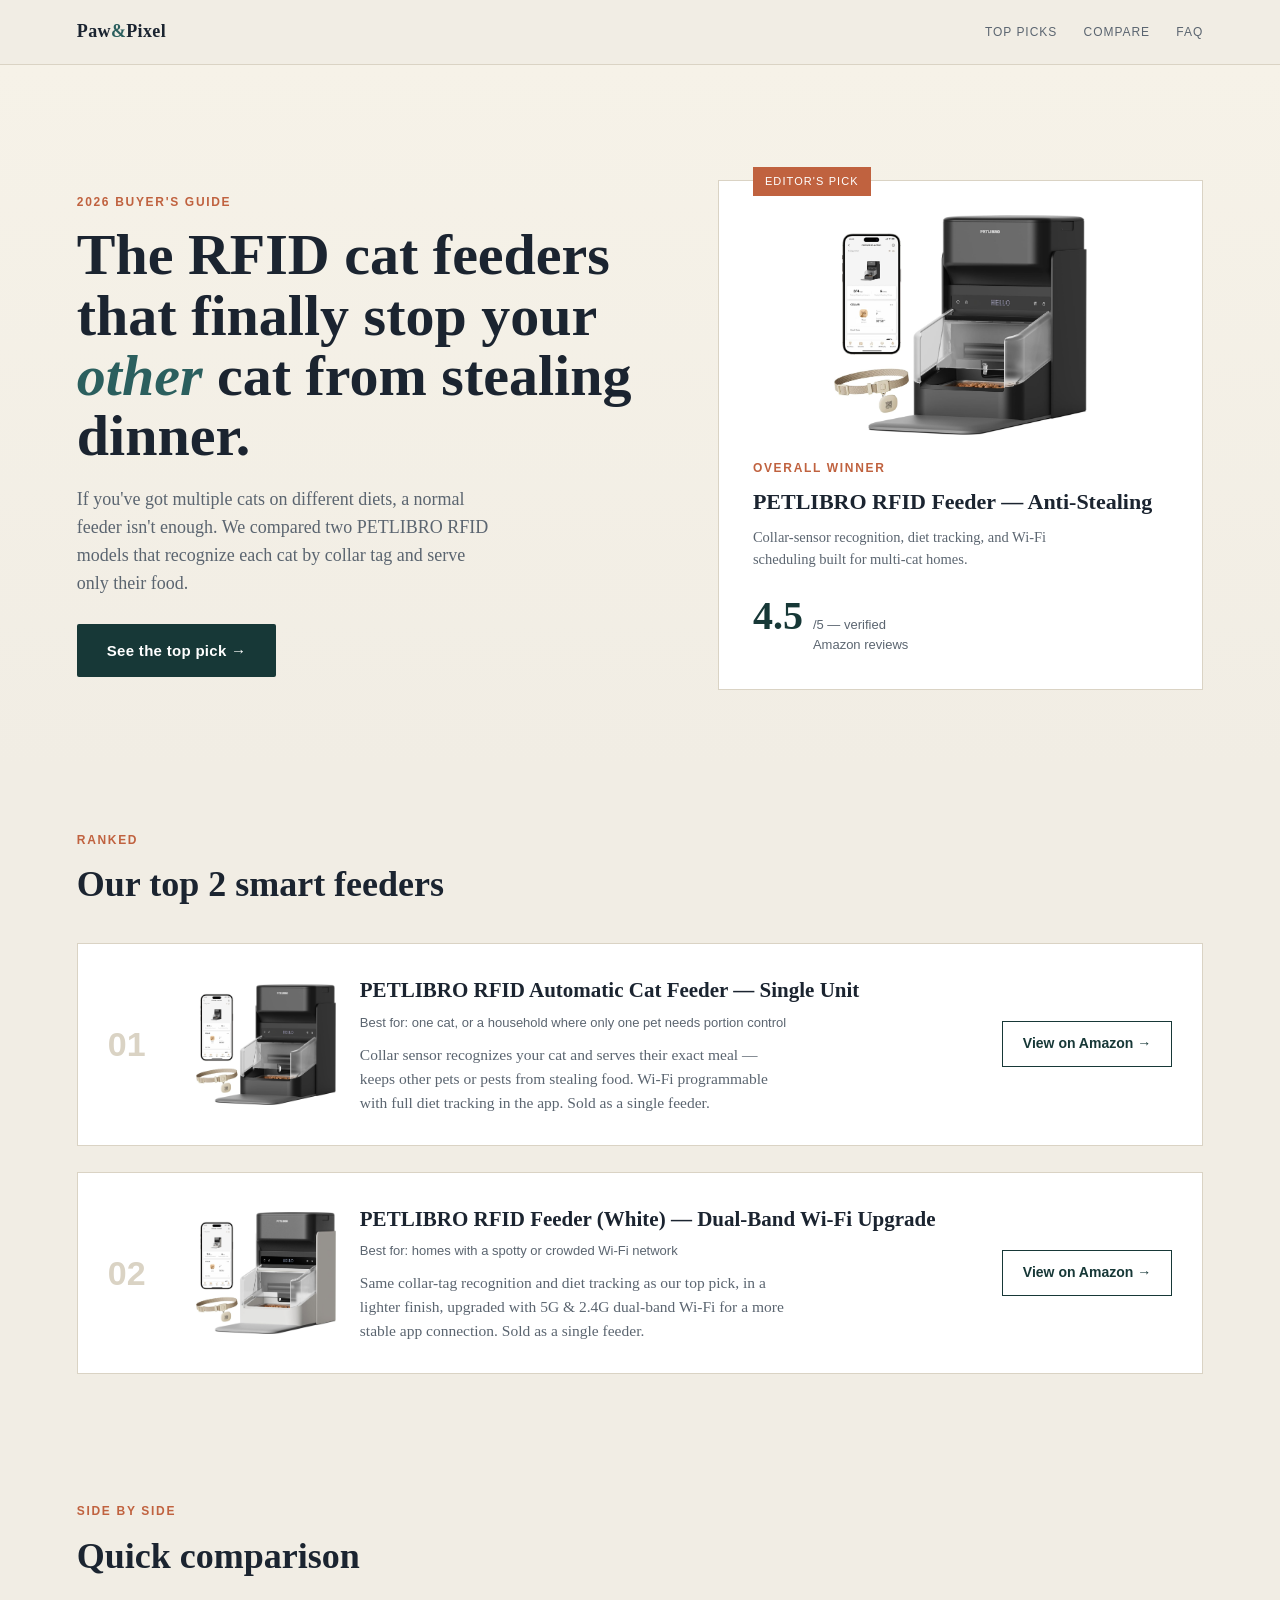
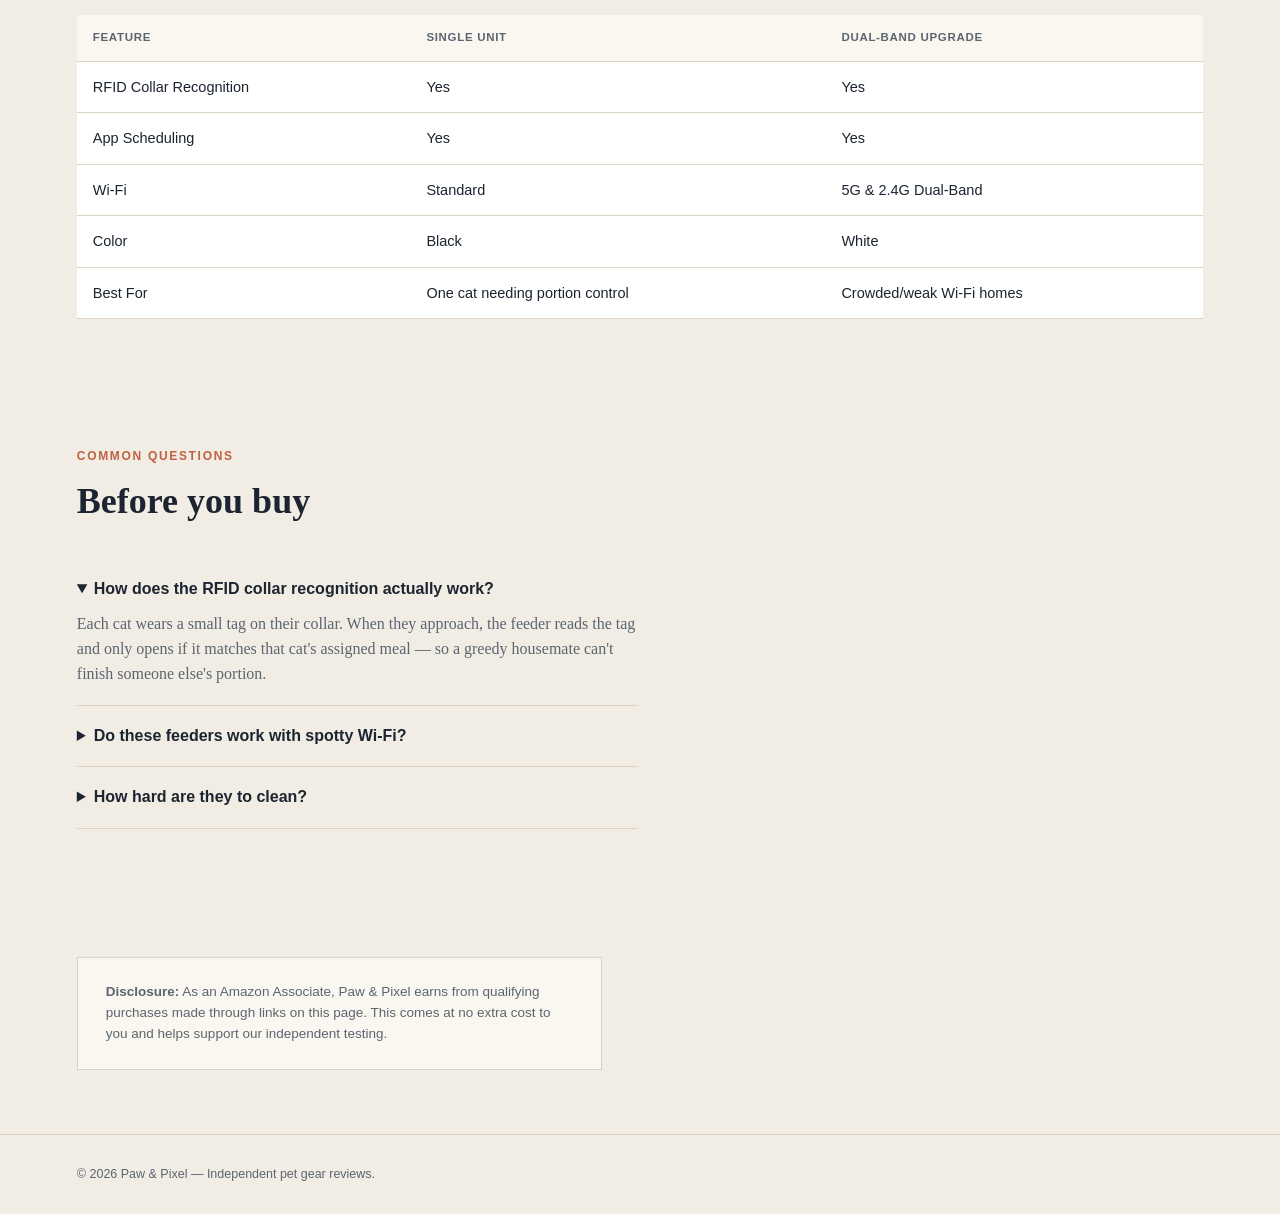
<file: review-page.html>
<!DOCTYPE html>
<html lang="en">
<head>
<meta charset="UTF-8">
<meta name="viewport" content="width=device-width, initial-scale=1.0">
<title>Best RFID Cat Feeders 2026 — PETLIBRO Anti-Stealing Models Compared</title>
<meta name="description" content="We compared 2 PETLIBRO RFID cat feeders that stop other cats from stealing food — collar-sensor recognition, Wi-Fi scheduling, and diet tracking for multi-cat homes. See our top pick.">
<meta name="keywords" content="RFID cat feeder, PETLIBRO cat feeder, automatic cat feeder multi-cat, anti-stealing pet feeder, smart cat feeder 2026, collar sensor pet feeder">
<meta name="robots" content="index, follow">
<link rel="canonical" href="https://bhailaana.khalidsanghera.com/pet-feeders">
<meta property="og:type" content="article">
<meta property="og:title" content="Best RFID Cat Feeders 2026 — PETLIBRO Anti-Stealing Models Compared">
<meta property="og:description" content="Multiple cats stealing each other's food? We tested 2 PETLIBRO RFID feeders that recognize each cat by collar tag and serve only their own meal.">
<meta property="og:image" content="https://bhailaana.khalidsanghera.com/1-PETLIBRO.jpg">
<meta property="og:url" content="https://bhailaana.khalidsanghera.com/pet-feeders">
<meta name="twitter:card" content="summary_large_image">
<meta name="twitter:title" content="Best RFID Cat Feeders 2026 — PETLIBRO Compared">
<meta name="twitter:description" content="2 PETLIBRO RFID feeders tested for multi-cat homes — collar recognition stops food-stealing for good.">
<meta name="twitter:image" content="https://bhailaana.khalidsanghera.com/1-PETLIBRO.jpg">
<style>
  :root{
    --ink:#1B2430;
    --paper:#F1EDE4;
    --panel:#FFFFFF;
    --teal:#2B5F5E;
    --teal-deep:#173837;
    --clay:#C0623F;
    --line:#DAD3C4;
    --muted:#5B6570;
  }
  *{box-sizing:border-box;}
  html{scroll-behavior:smooth;}
  body{
    margin:0;
    background:var(--paper);
    color:var(--ink);
    font-family:'Iowan Old Style','Georgia',serif;
    line-height:1.55;
  }
  .util{
    font-family:-apple-system,'Segoe UI',Helvetica,Arial,sans-serif;
    letter-spacing:.08em;
    text-transform:uppercase;
    font-size:12px;
  }
  header{
    padding:18px 6vw;
    display:flex;
    justify-content:space-between;
    align-items:center;
    border-bottom:1px solid var(--line);
  }
  .brand{font-weight:700;font-size:18px;letter-spacing:.02em;}
  .brand span{color:var(--teal);}
  nav a{color:var(--muted);text-decoration:none;margin-left:22px;}

  .hero{
    padding:9vw 6vw 6vw;
    background:linear-gradient(180deg,#F6F2E8 0%, var(--paper) 100%);
    display:grid;
    grid-template-columns:1.1fr .9fr;
    gap:48px;
    align-items:center;
  }
  .eyebrow{
    font-family:-apple-system,sans-serif;
    letter-spacing:.14em;
    text-transform:uppercase;
    font-size:12px;
    color:var(--clay);
    font-weight:700;
    margin-bottom:14px;
  }
  h1{
    font-size:clamp(34px,4.6vw,58px);
    line-height:1.04;
    margin:0 0 20px;
    font-weight:600;
  }
  h1 em{font-style:italic;color:var(--teal);}
  .hero p{font-size:18px;color:var(--muted);max-width:46ch;margin:0 0 26px;}
  .cta{
    display:inline-block;
    background:var(--teal-deep);
    color:#fff;
    padding:15px 30px;
    border-radius:2px;
    text-decoration:none;
    font-family:-apple-system,sans-serif;
    font-weight:600;
    font-size:15px;
    letter-spacing:.02em;
  }
  .cta:hover{background:var(--teal);}
  .hero-figure{
    background:var(--panel);
    border:1px solid var(--line);
    padding:34px;
    position:relative;
  }
  .hero-figure .tag{
    position:absolute;top:-14px;left:34px;
    background:var(--clay);color:#fff;
    font-family:-apple-system,sans-serif;font-size:11px;
    letter-spacing:.1em;text-transform:uppercase;
    padding:6px 12px;
  }
  .rating-row{display:flex;align-items:baseline;gap:10px;margin-top:14px;}
  .rating-num{font-size:40px;font-weight:700;color:var(--teal-deep);}
  .rating-sub{font-family:-apple-system,sans-serif;font-size:13px;color:var(--muted);}

  section{padding:5vw 6vw;}
  .section-label{
    font-family:-apple-system,sans-serif;
    font-size:12px;letter-spacing:.14em;text-transform:uppercase;
    color:var(--clay);font-weight:700;margin-bottom:8px;
  }
  h2{font-size:clamp(26px,3vw,36px);margin:0 0 30px;font-weight:600;}

  .picks{
    display:grid;
    gap:26px;
  }
  .pick{
    background:var(--panel);
    border:1px solid var(--line);
    padding:30px;
    display:grid;
    grid-template-columns:64px 140px 1fr auto;
    gap:24px;
    align-items:center;
  }
  .pick-img{
    width:140px;height:140px;
    object-fit:contain;
    background:#fff;
  }
  .hero-figure img{
    width:100%;
    max-height:220px;
    object-fit:contain;
    margin-bottom:16px;
    background:#fff;
  }
  .rank{
    font-size:34px;
    font-weight:700;
    color:var(--line);
    font-family:-apple-system,sans-serif;
  }
  .pick h3{margin:0 0 6px;font-size:21px;}
  .pick .meta{
    font-family:-apple-system,sans-serif;
    font-size:13px;color:var(--muted);margin-bottom:10px;
  }
  .pick p{margin:0;color:var(--muted);font-size:15.5px;max-width:56ch;}
  .buy{
    font-family:-apple-system,sans-serif;
    font-weight:600;font-size:14px;
    color:var(--teal-deep);
    border:1.5px solid var(--teal-deep);
    padding:11px 20px;
    text-decoration:none;
    white-space:nowrap;
  }
  .buy:hover{background:var(--teal-deep);color:#fff;}

  table{
    width:100%;
    border-collapse:collapse;
    font-family:-apple-system,sans-serif;
    font-size:14.5px;
    background:var(--panel);
  }
  th,td{
    text-align:left;
    padding:14px 16px;
    border-bottom:1px solid var(--line);
  }
  th{
    text-transform:uppercase;
    letter-spacing:.06em;
    font-size:11.5px;
    color:var(--muted);
    background:#FAF7F0;
  }

  .faq{max-width:70ch;}
  .faq details{
    border-bottom:1px solid var(--line);
    padding:18px 0;
  }
  .faq summary{
    font-family:-apple-system,sans-serif;
    font-weight:600;font-size:16px;
    cursor:pointer;
  }
  .faq p{color:var(--muted);margin:10px 0 0;}

  .disclosure{
    background:#FAF7F0;
    border:1px solid var(--line);
    padding:24px 28px;
    font-family:-apple-system,sans-serif;
    font-size:13.5px;
    color:var(--muted);
    max-width:70ch;
  }

  footer{
    padding:30px 6vw;
    border-top:1px solid var(--line);
    font-family:-apple-system,sans-serif;
    font-size:12.5px;
    color:var(--muted);
  }

  @media(max-width:820px){
    .hero{grid-template-columns:1fr;}
    .pick{grid-template-columns:1fr;text-align:left;}
    .rank{display:none;}
    .pick-img{width:100%;max-width:220px;height:auto;}
  }
</style>
</head>
<body>

<header>
  <div class="brand">Paw<span>&</span>Pixel</div>
  <nav class="util">
    <a href="#picks">Top Picks</a>
    <a href="#compare">Compare</a>
    <a href="#faq">FAQ</a>
  </nav>
</header>

<div class="hero">
  <div>
    <div class="eyebrow">2026 Buyer's Guide</div>
    <h1>The RFID cat feeders that finally stop your <em>other</em> cat from stealing dinner.</h1>
    <p>If you've got multiple cats on different diets, a normal feeder isn't enough. We compared two PETLIBRO RFID models that recognize each cat by collar tag and serve only their food.</p>
    <a class="cta" href="#picks">See the top pick →</a>
  </div>
  <div class="hero-figure">
    <div class="tag">Editor's Pick</div>
    <img src="1-PETLIBRO.jpg" alt="PETLIBRO RFID Automatic Cat Feeder, black, anti-stealing collar sensor model" loading="eager">
    <div class="section-label">Overall Winner</div>
    <h3 style="margin:0 0 6px;font-size:22px;">PETLIBRO RFID Feeder — Anti-Stealing</h3>
    <p style="color:var(--muted);margin:0;font-size:14.5px;">Collar-sensor recognition, diet tracking, and Wi-Fi scheduling built for multi-cat homes.</p>
    <div class="rating-row">
      <div class="rating-num">4.5</div>
      <div class="rating-sub">/5 — verified<br>Amazon reviews</div>
    </div>
  </div>
</div>

<section id="picks">
  <div class="section-label">Ranked</div>
  <h2>Our top 2 smart feeders</h2>
  <div class="picks">

    <div class="pick">
      <div class="rank">01</div>
      <img class="pick-img" src="1-PETLIBRO.jpg" alt="PETLIBRO RFID Automatic Cat Feeder, black, with app and collar tag">
      <div>
        <h3>PETLIBRO RFID Automatic Cat Feeder — Single Unit</h3>
        <div class="meta">Best for: one cat, or a household where only one pet needs portion control</div>
        <p>Collar sensor recognizes your cat and serves their exact meal — keeps other pets or pests from stealing food. Wi-Fi programmable with full diet tracking in the app. Sold as a single feeder.</p>
      </div>
      <a class="buy" href="https://amzn.to/4goLn5t" target="_blank" rel="nofollow sponsored">View on Amazon →</a>
    </div>

    <div class="pick">
      <div class="rank">02</div>
      <img class="pick-img" src="2-WHITE-PETLIBRO.jpg" alt="PETLIBRO RFID Cat Feeder, white, dual-band Wi-Fi model with app and collar tag">
      <div>
        <h3>PETLIBRO RFID Feeder (White) — Dual-Band Wi-Fi Upgrade</h3>
        <div class="meta">Best for: homes with a spotty or crowded Wi-Fi network</div>
        <p>Same collar-tag recognition and diet tracking as our top pick, in a lighter finish, upgraded with 5G &amp; 2.4G dual-band Wi-Fi for a more stable app connection. Sold as a single feeder.</p>
      </div>
      <a class="buy" href="https://amzn.to/4xjKrXx" target="_blank" rel="nofollow sponsored">View on Amazon →</a>
    </div>

  </div>
</section>

<section id="compare">
  <div class="section-label">Side by Side</div>
  <h2>Quick comparison</h2>
  <table>
    <tr>
      <th>Feature</th>
      <th>Single Unit</th>
      <th>Dual-Band Upgrade</th>
    </tr>
    <tr><td>RFID Collar Recognition</td><td>Yes</td><td>Yes</td></tr>
    <tr><td>App Scheduling</td><td>Yes</td><td>Yes</td></tr>
    <tr><td>Wi-Fi</td><td>Standard</td><td>5G &amp; 2.4G Dual-Band</td></tr>
    <tr><td>Color</td><td>Black</td><td>White</td></tr>
    <tr><td>Best For</td><td>One cat needing portion control</td><td>Crowded/weak Wi-Fi homes</td></tr>
  </table>
</section>

<section id="faq">
  <div class="section-label">Common Questions</div>
  <h2>Before you buy</h2>
  <div class="faq">
    <details open>
      <summary>How does the RFID collar recognition actually work?</summary>
      <p>Each cat wears a small tag on their collar. When they approach, the feeder reads the tag and only opens if it matches that cat's assigned meal — so a greedy housemate can't finish someone else's portion.</p>
    </details>
    <details>
      <summary>Do these feeders work with spotty Wi-Fi?</summary>
      <p>The schedule and RFID recognition run locally on the feeder itself, so feeding continues on time even if Wi-Fi drops — you'll just lose remote app access until it reconnects.</p>
    </details>
    <details>
      <summary>How hard are they to clean?</summary>
      <p>Look for a removable hopper and bowl — both picks above have easy-access components, which matters more than any app feature after month one.</p>
    </details>
  </div>
</section>

<section>
  <div class="disclosure">
    <strong>Disclosure:</strong> As an Amazon Associate, Paw &amp; Pixel earns from qualifying purchases made through links on this page. This comes at no extra cost to you and helps support our independent testing.
  </div>
</section>

<footer>
  © 2026 Paw & Pixel — Independent pet gear reviews.
</footer>

<script type="application/ld+json">
{
  "@context": "https://schema.org",
  "@type": "FAQPage",
  "mainEntity": [
    {
      "@type": "Question",
      "name": "How does the RFID collar recognition actually work?",
      "acceptedAnswer": {
        "@type": "Answer",
        "text": "Each cat wears a small tag on their collar. When they approach, the feeder reads the tag and only opens if it matches that cat's assigned meal — so a greedy housemate can't finish someone else's portion."
      }
    },
    {
      "@type": "Question",
      "name": "Do these feeders work with spotty Wi-Fi?",
      "acceptedAnswer": {
        "@type": "Answer",
        "text": "The schedule and RFID recognition run locally on the feeder itself, so feeding continues on time even if Wi-Fi drops — you'll just lose remote app access until it reconnects."
      }
    },
    {
      "@type": "Question",
      "name": "How hard are they to clean?",
      "acceptedAnswer": {
        "@type": "Answer",
        "text": "Look for a removable hopper and bowl — both picks above have easy-access components, which matters more than any app feature after month one."
      }
    }
  ]
}
</script>
<script type="application/ld+json">
{
  "@context": "https://schema.org",
  "@type": "ItemList",
  "itemListElement": [
    {
      "@type": "Product",
      "position": 1,
      "name": "PETLIBRO RFID Automatic Cat Feeder — Anti-Stealing",
      "image": "https://bhailaana.khalidsanghera.com/1-PETLIBRO.jpg",
      "description": "Collar-sensor recognition, diet tracking, and Wi-Fi scheduling built for multi-cat homes.",
      "brand": {"@type": "Brand", "name": "PETLIBRO"}
    },
    {
      "@type": "Product",
      "position": 2,
      "name": "PETLIBRO RFID Feeder — Dual-Band Wi-Fi Upgrade",
      "image": "https://bhailaana.khalidsanghera.com/2-WHITE-PETLIBRO.jpg",
      "description": "Same collar-tag recognition and diet tracking as the top pick, upgraded with 5G & 2.4G dual-band Wi-Fi.",
      "brand": {"@type": "Brand", "name": "PETLIBRO"}
    }
  ]
}
</script>
</body>
</html>
</file>
<file: assets/nav-embed.css>
/* Scoped copy of the main-site nav, safe to drop into pages with their own
   design system (like /pet-feeders/). Every rule is scoped under
   .bh-nav-scope so it can never collide with that page's own CSS. */
.bh-nav-scope{
  --bh-bg-deep:#030914;
  --bh-bg-navy:#0B1B33;
  --bh-blue:#176BFF;
  --bh-blue-bright:#2F7BFF;
  --bh-gold:#FFB800;
  --bh-gold-soft:#FFD060;
  --bh-white:#FFFFFF;
  --bh-soft-white:#E8EDF5;
  --bh-muted:#8FA1B8;
  --bh-line:rgba(143,161,184,0.14);
  --bh-line-strong:rgba(143,161,184,0.26);
  --bh-shadow-glow-blue:0 0 0 1px rgba(23,107,255,0.25), 0 12px 40px -8px rgba(23,107,255,0.45);
  --bh-ease:cubic-bezier(.22,1,.36,1);
  font-family:'Inter',sans-serif;
}
.bh-nav-scope *{box-sizing:border-box;}
.bh-nav-scope a{text-decoration:none; color:inherit;}
.bh-nav-scope button{font-family:inherit; cursor:pointer;}

.bh-nav-scope .bh-wrap{max-width:1320px; margin:0 auto; padding:0 32px;}

.bh-nav-scope header.nav{
  position:sticky; top:0; z-index:100;
  background:rgba(3,9,20,0.92);
  backdrop-filter:blur(16px) saturate(140%);
  -webkit-backdrop-filter:blur(16px) saturate(140%);
  border-bottom:1px solid var(--bh-line);
  padding:0; margin:0; display:block; width:100%;
}
.bh-nav-scope header.nav .bh-wrap{
  display:flex; align-items:center; justify-content:space-between;
  padding:16px 32px;
}
.bh-nav-scope .brand{display:flex; align-items:center; gap:10px; font-family:'Space Grotesk',sans-serif;}
.bh-nav-scope .brand-urdu{height:26px; width:auto; margin-left:2px; display:block; filter:drop-shadow(0 1px 2px rgba(0,0,0,0.35));}
.bh-nav-scope .brand .mark{
  width:38px; height:38px; border-radius:11px;
  background:linear-gradient(150deg, var(--bh-blue) 0%, var(--bh-blue-bright) 55%, var(--bh-gold) 130%);
  display:flex; align-items:center; justify-content:center;
  font-weight:700; color:var(--bh-bg-deep); font-size:18px;
  box-shadow:0 6px 18px -4px rgba(23,107,255,0.55);
  flex-shrink:0;
}
.bh-nav-scope .brand .name{font-size:20px; font-weight:700; color:var(--bh-white); letter-spacing:-0.01em;}
.bh-nav-scope .brand .name em{font-style:normal; color:var(--bh-gold);}

.bh-nav-scope .nav-links{display:flex; align-items:center; gap:2px;}
.bh-nav-scope .nav-links a{
  position:relative; padding:10px 16px; font-size:14.5px; font-weight:500;
  color:var(--bh-muted); border-radius:8px; white-space:nowrap; flex-shrink:0;
  transition:color .2s var(--bh-ease);
}
.bh-nav-scope .nav-links a:hover{color:var(--bh-soft-white);}
.bh-nav-scope .nav-links a.active{color:var(--bh-white);}
.bh-nav-scope .nav-links a.active::after{
  content:""; position:absolute; left:16px; right:16px; bottom:4px; height:2px;
  background:linear-gradient(90deg, var(--bh-blue-bright), var(--bh-gold)); border-radius:2px;
}
@media (max-width:1100px){ .bh-nav-scope .nav-links{display:none;} }

.bh-nav-scope .nav-actions{display:flex; align-items:center; gap:6px;}
.bh-nav-scope .icon-btn{
  width:40px; height:40px; border-radius:10px; border:1px solid transparent;
  background:transparent; color:var(--bh-soft-white);
  display:flex; align-items:center; justify-content:center; position:relative;
  transition:background .2s var(--bh-ease), border-color .2s var(--bh-ease), transform .2s var(--bh-ease);
}
.bh-nav-scope .icon-btn:hover{background:var(--bh-bg-navy); border-color:var(--bh-line-strong); transform:translateY(-1px);}
.bh-nav-scope .icon-btn svg{width:19px; height:19px;}
.bh-nav-scope .badge-count{
  position:absolute; top:2px; right:2px; background:var(--bh-gold); color:var(--bh-bg-deep);
  font-size:9.5px; font-weight:800; min-width:15px; height:15px; border-radius:50%;
  display:flex; align-items:center; justify-content:center;
}
.bh-nav-scope .btn-account{
  margin-left:8px; display:flex; align-items:center; gap:8px;
  background:var(--bh-blue); color:var(--bh-white); border:none;
  padding:9px 18px 9px 14px; border-radius:100px; font-size:14px; font-weight:600;
  transition:background .2s var(--bh-ease), box-shadow .2s var(--bh-ease), transform .2s var(--bh-ease);
}
.bh-nav-scope .btn-account:hover{background:var(--bh-blue-bright); box-shadow:var(--bh-shadow-glow-blue); transform:translateY(-1px);}
.bh-nav-scope .btn-account svg{width:16px; height:16px;}
@media (max-width:640px){ .bh-nav-scope .btn-account span{display:none;} .bh-nav-scope .btn-account{padding:9px;} }

.bh-nav-scope .hamburger{display:none; width:40px; height:40px; border-radius:10px; border:1px solid var(--bh-line-strong); background:var(--bh-bg-navy); align-items:center; justify-content:center; flex-direction:column; gap:4px;}
.bh-nav-scope .hamburger span{width:18px; height:2px; background:var(--bh-soft-white); border-radius:2px; transition:transform .25s var(--bh-ease), opacity .25s var(--bh-ease);}
@media (max-width:1100px){ .bh-nav-scope .hamburger{display:flex;} }

.bh-nav-scope .mobile-menu{
  display:none; flex-direction:column; gap:2px; padding:10px 16px 22px;
  border-top:1px solid var(--bh-line);
  background:rgba(3,9,20,0.98);
}
.bh-nav-scope .mobile-menu.open{display:flex;}
.bh-nav-scope .mobile-menu a{padding:13px 10px; font-size:16px; font-weight:500; color:var(--bh-soft-white); border-bottom:1px solid var(--bh-line);}
</file>
